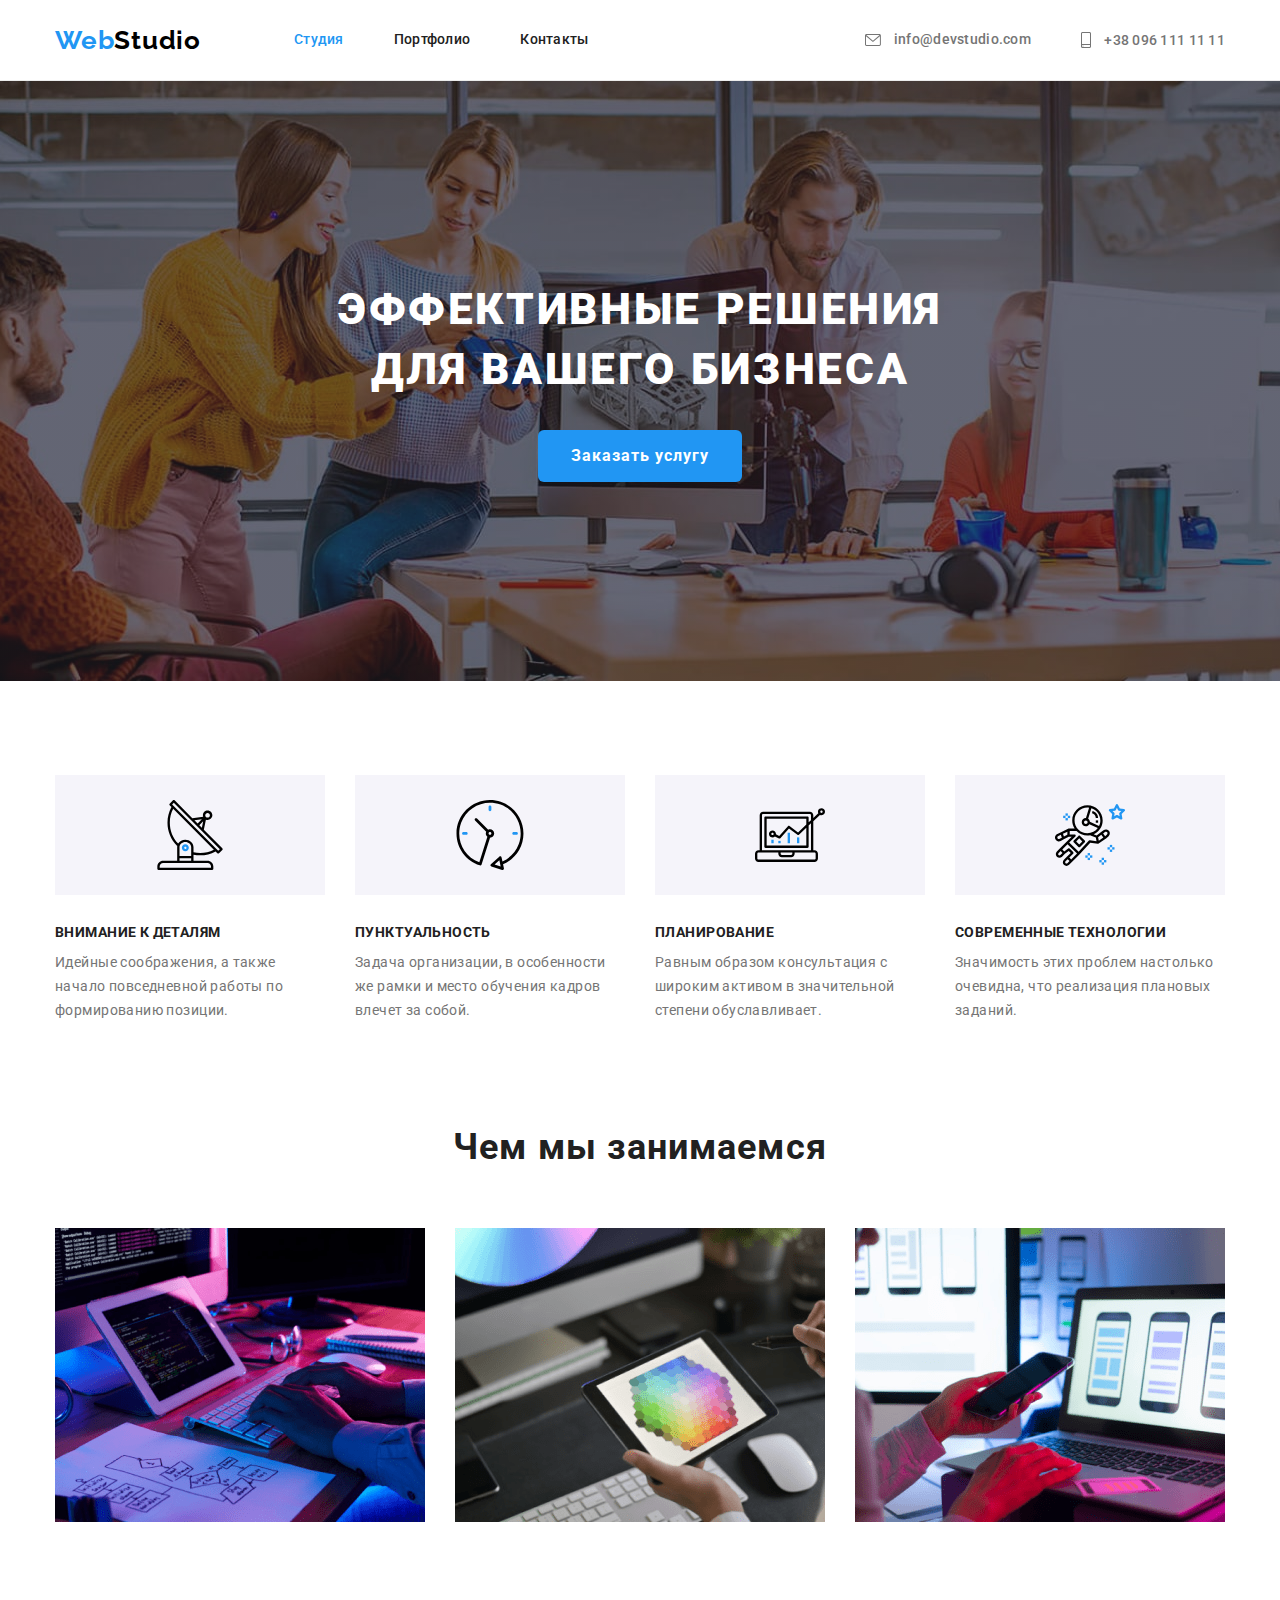
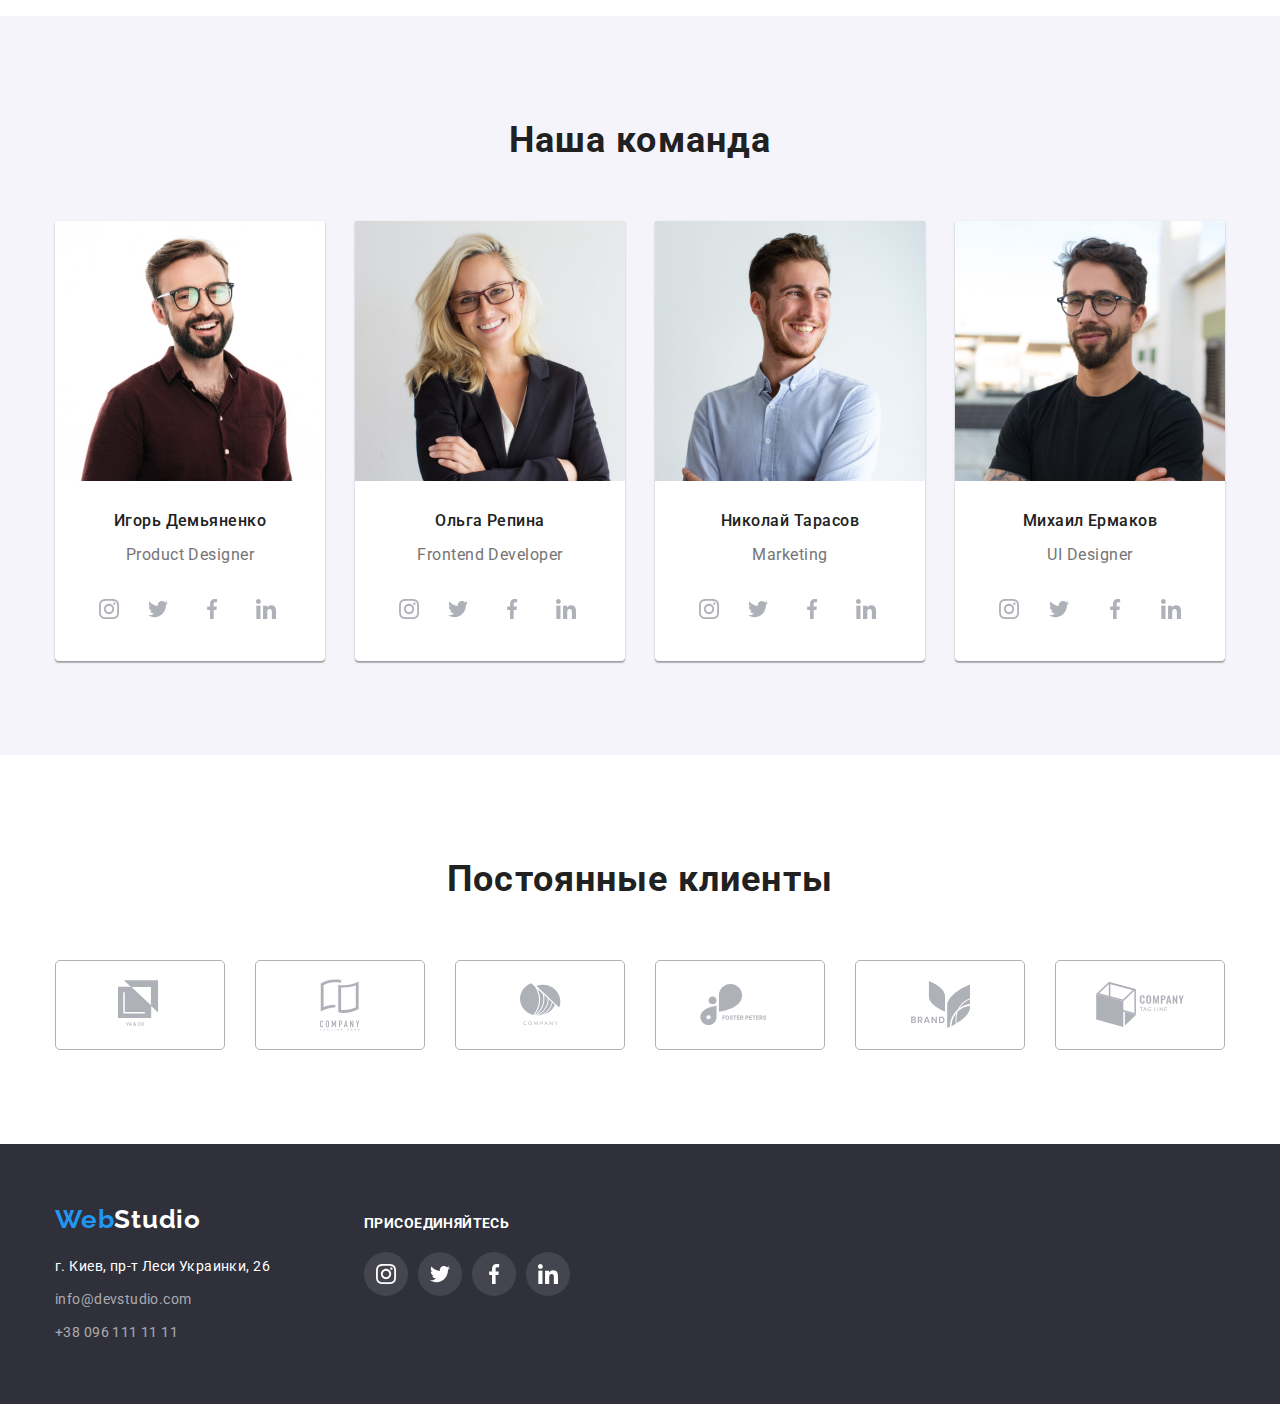
<file: index.html>
<!DOCTYPE html>
<html lang="ru">
  <head>
    <meta charset="UTF-8" />
    <meta name="viewport" content="width=device-width, initial-scale=1.0" />
    <title>WebStudio</title>
    <link rel="preconnect" href="https://fonts.gstatic.com" />
    <link
      href="https://fonts.googleapis.com/css2?family=Raleway:wght@700&display=swap"
      rel="stylesheet"
    />
    <link
      href="https://fonts.googleapis.com/css2?family=Roboto:wght@400;500;700;900&display=swap"
      rel="stylesheet"
    />
    <link
      rel="stylesheet"
      href="https://cdnjs.cloudflare.com/ajax/libs/modern-normalize/1.0.0/modern-normalize.css"
    />
    <link rel="stylesheet" href="./css/styles.css" />
  </head>
  <body>
    <header class="header">
      <div class="container nav-container">
        <nav class="navigation">
          <a class="logotype" href="#"
            ><span class="logotype-accent">Web</span>Studio</a
          >
          <ul class="navigation-list">
            <li class="navigation-list-item">
              <a class="navigation-list-link current" href="#">Студия</a>
            </li>
            <li class="navigation-list-item">
              <a class="navigation-list-link" href="./portfolio.html"
                >Портфолио</a
              >
            </li>
            <li class="navigation-list-item">
              <a class="navigation-list-link" href="#">Контакты</a>
            </li>
          </ul>
        </nav>
        <ul class="contact">
          <li class="contact-item">
            <a class="contact-mail" href="mailto:info@devstudio.com">
              <svg class="contact-mail-icon">
                <use href="./images/sprite.svg#envelope"></use>
              </svg>
              info@devstudio.com
            </a>
          </li>
          <li class="contact-item">
            <a class="contact-phone" href="tel:+380961111111">
              <svg class="contact-phone-icon">
                <use href="./images/sprite.svg#smartphone"></use>
              </svg>
              +38 096 111 11 11
            </a>
          </li>
        </ul>
      </div>
    </header>
    <main>
      <section class="hero-section">
        <div class="container">
          <h1 class="hero-heading">
            Эффективные решения<br />для вашего бизнеса
          </h1>
          <button type="button" class="button hero-button">
            Заказать услугу
          </button>
        </div>
      </section>
      <section class="features section-padding">
        <div class="container">
          <!-- <h2></h2> -->
          <ul class="features-list">
            <li class="features-list-item">
              <div class="features-icon-wrapper">
                <svg class="features-icon-item">
                  <use href="./images/sprite.svg#antenna"></use>
                </svg>
              </div>
              <h3 class="features-title">Внимание к деталям</h3>
              <p class="features-description">
                Идейные соображения, а также начало повседневной работы по
                формированию позиции.
              </p>
            </li>
            <li class="features-list-item">
              <div class="features-icon-wrapper">
                <svg class="features-icon-item">
                  <use href="./images/sprite.svg#clock"></use>
                </svg>
              </div>
              <h3 class="features-title">Пунктуальность</h3>
              <p class="features-description">
                Задача организации, в особенности же рамки и место обучения
                кадров влечет за собой.
              </p>
            </li>
            <li class="features-list-item">
              <div class="features-icon-wrapper">
                <svg class="features-icon-item">
                  <use href="./images/sprite.svg#diagram"></use>
                </svg>
              </div>
              <h3 class="features-title">Планирование</h3>
              <p class="features-description">
                Равным образом консультация с широким активом в значительной
                степени обуславливает.
              </p>
            </li>
            <li class="features-list-item">
              <div class="features-icon-wrapper">
                <svg class="features-icon-item">
                  <use href="./images/sprite.svg#astronaut"></use>
                </svg>
              </div>
              <h3 class="features-title">Современные технологии</h3>
              <p class="features-description">
                Значимость этих проблем настолько очевидна, что реализация
                плановых заданий.
              </p>
            </li>
          </ul>
        </div>
      </section>
      <section class="activity section-padding">
        <div class="container">
          <h2 class="activity-heading">Чем мы занимаемся</h2>
          <ul class="activity-list">
            <li class="activity-list-item">
              <img
                src="./images/our_activity_1.png"
                alt="Фото работающего на ноутбуке человека"
                width="370"
                height="294"
                class="activity-img-item"
              />
            </li>
            <li class="activity-list-item">
              <img
                src="./images/our_activity_2.png"
                alt="Фото человека за телефоном и ноутбуком"
                width="370"
                height="294"
                class="activity-img-item"
              />
            </li>
            <li class="activity-list-item">
              <img
                src="./images/our_activity_3.png"
                alt="Фото человека с планшетом"
                width="370"
                height="294"
                class="activity-img-item"
              />
            </li>
          </ul>
        </div>
      </section>
      <section class="team-members section-padding">
        <div class="container">
          <h2 class="team-members-heading">Наша команда</h2>
          <div class="team-container">
            <div class="team-members-container">
              <img
                src="./images/demyanenko.jpg"
                alt="фото Игоря Демьяненка"
                width="270"
                height="260"
                class="team-members-photo"
              />
              <h3 class="team-members-name">Игорь Демьяненко</h3>
              <p class="team-members-specialty">Product Designer</p>
              <ul class="social-list">
                <li class="social-list-item">
                  <a href="" class="social-list-link link">
                    <svg class="social-list-icon">
                      <use href="./images/sprite.svg#instagram"></use>
                    </svg>
                  </a>
                </li>
                <li class="social-list-item">
                  <a href="" class="social-list-link link">
                    <svg class="social-list-icon">
                      <use href="./images/sprite.svg#twitter"></use>
                    </svg>
                  </a>
                </li>
                <li></li>
                <li class="social-list-item">
                  <a href="" class="social-list-link link">
                    <svg class="social-list-icon">
                      <use href="./images/sprite.svg#facebook"></use>
                    </svg>
                  </a>
                </li>
                <li></li>
                <li class="social-list-item">
                  <a href="" class="social-list-link link">
                    <svg class="social-list-icon">
                      <use href="./images/sprite.svg#linkedin"></use>
                    </svg>
                  </a>
                </li>
                <li></li>
              </ul>
            </div>
            <div class="team-members-container">
              <img
                src="./images/repina.jpg"
                alt="фото Ольги Репиной"
                width="270"
                height="260"
                class="team-members-photo"
              />
              <h3 class="team-members-name">Ольга Репина</h3>
              <p class="team-members-specialty">Frontend Developer</p>
              <ul class="social-list">
                <li class="social-list-item">
                  <a href="" class="social-list-link link">
                    <svg class="social-list-icon">
                      <use href="./images/sprite.svg#instagram"></use>
                    </svg>
                  </a>
                </li>
                <li class="social-list-item">
                  <a href="" class="social-list-link link">
                    <svg class="social-list-icon">
                      <use href="./images/sprite.svg#twitter"></use>
                    </svg>
                  </a>
                </li>
                <li></li>
                <li class="social-list-item">
                  <a href="" class="social-list-link link">
                    <svg class="social-list-icon">
                      <use href="./images/sprite.svg#facebook"></use>
                    </svg>
                  </a>
                </li>
                <li></li>
                <li class="social-list-item">
                  <a href="" class="social-list-link link">
                    <svg class="social-list-icon">
                      <use href="./images/sprite.svg#linkedin"></use>
                    </svg>
                  </a>
                </li>
                <li></li>
              </ul>
            </div>
            <div class="team-members-container">
              <img
                src="./images/tarasov.jpg"
                alt="фото Николая Тарасова"
                width="270"
                height="260"
                class="team-members-photo"
              />
              <h3 class="team-members-name">Николай Тарасов</h3>
              <p class="team-members-specialty">Marketing</p>
              <ul class="social-list">
                <li class="social-list-item">
                  <a href="" class="social-list-link link">
                    <svg class="social-list-icon">
                      <use href="./images/sprite.svg#instagram"></use>
                    </svg>
                  </a>
                </li>
                <li class="social-list-item">
                  <a href="" class="social-list-link link">
                    <svg class="social-list-icon">
                      <use href="./images/sprite.svg#twitter"></use>
                    </svg>
                  </a>
                </li>
                <li></li>
                <li class="social-list-item">
                  <a href="" class="social-list-link link">
                    <svg class="social-list-icon">
                      <use href="./images/sprite.svg#facebook"></use>
                    </svg>
                  </a>
                </li>
                <li></li>
                <li class="social-list-item">
                  <a href="" class="social-list-link link">
                    <svg class="social-list-icon">
                      <use href="./images/sprite.svg#linkedin"></use>
                    </svg>
                  </a>
                </li>
                <li></li>
              </ul>
            </div>
            <div class="team-members-container">
              <img
                src="./images/ermakov.jpg"
                alt="фото Михаила Ермакова"
                width="270"
                height="260"
                class="team-members-photo"
              />
              <h3 class="team-members-name">Михаил Ермаков</h3>
              <p class="team-members-specialty">UI Designer</p>
              <ul class="social-list">
                <li class="social-list-item">
                  <a href="" class="social-list-link link">
                    <svg class="social-list-icon">
                      <use href="./images/sprite.svg#instagram"></use>
                    </svg>
                  </a>
                </li>
                <li class="social-list-item">
                  <a href="" class="social-list-link link">
                    <svg class="social-list-icon">
                      <use href="./images/sprite.svg#twitter"></use>
                    </svg>
                  </a>
                </li>
                <li></li>
                <li class="social-list-item">
                  <a href="" class="social-list-link link">
                    <svg class="social-list-icon">
                      <use href="./images/sprite.svg#facebook"></use>
                    </svg>
                  </a>
                </li>
                <li></li>
                <li class="social-list-item">
                  <a href="" class="social-list-link link">
                    <svg class="social-list-icon">
                      <use href="./images/sprite.svg#linkedin"></use>
                    </svg>
                  </a>
                </li>
              </ul>
            </div>
          </div>
        </div>
      </section>
      <section class="activity section-padding">
        <div class="container">
          <h2 class="activity-heading">Постоянные клиенты</h2>
          <ul class="clients-container">
            <li class="clients-item">
              <a href="" class="clients-item-wrapper">
              <svg class="clients-item-icon" width="44.27" height="49.23">
                <use href="./images/sprite.svg#logo-1"></use>
              </svg>
              </a>
            </li>
            <li class="clients-item">
               <a href="" class="clients-item-wrapper">
              <svg class="clients-item-icon" width="40" height="52">
                <use href="./images/sprite.svg#logo-2"></use>
              </svg>
              </a>
            </li>
            <li class="clients-item">
               <a href="" class="clients-item-wrapper">
              <svg class="clients-item-icon" width="41" height="42.6">
                <use href="./images/sprite.svg#logo-3"></use>
              </svg>
              </a>
            </li>
            <li class="clients-item">
               <a href="" class="clients-item-wrapper">
              <svg class="clients-item-icon" width="79.66" height="42.02">
                <use href="./images/sprite.svg#logo-4"></use>
              </svg>
              </a>
            </li>
            <li class="clients-item">
               <a href="" class="clients-item-wrapper">
              <svg class="clients-item-icon" width="59" height="47">
                <use href="./images/sprite.svg#logo-5"></use>
              </svg>
              </a>
            </li>
            <li class="clients-item">
               <a href="" class="clients-item-wrapper">
              <svg class="clients-item-icon" width="88.48" height="45.44">
                <use href="./images/sprite.svg#logo-6"></use>
              </svg>
              </a>
            </li>
          </ul>
        </div>
      </section>
    </main>
    <footer class="footer">
      <div class="container">
        <div class="footer-left">
          <a class="footer logotype" href="#"
            ><span class="logotype-accent">Web</span>Studio</a
          >
          <address class="contact-info address">
            <ul class="contact-info-list">
              <li class="contact-info-list-item">
                <a
                  href="https://goo.gl/maps/7pMzibJ9MZZqsJZBA"
                  target="_blank"
                  class="contact-location"
                  >г. Киев, пр-т Леси Украинки, 26</a
                >
              </li>
              <li class="contact-info-list-item">
                <a class="contact-mail" href="mailto:info@devstudio.com"
                  >info@devstudio.com</a
                >
              </li>
              <li class="contact-info-list-item">
                <a class="contact-phone" href="tel:+380961111111"
                  >+38 096 111 11 11</a
                >
              </li>
            </ul>
          </address>
        </div>
        <div class="footer-right">
          <h3 class="footer-heading">Присоединяйтесь</h3>
          <ul class="footer-social-list">
            <li class="social-list-item">
              <a href="" class="social-list-link link">
                <svg class="social-list-icon">
                  <use href="./images/sprite.svg#instagram"></use>
                </svg>
              </a>
            </li>
            <li class="social-list-item">
              <a href="" class="social-list-link link">
                <svg class="social-list-icon">
                  <use href="./images/sprite.svg#twitter"></use>
                </svg>
              </a>
            </li>
            <li></li>
            <li class="social-list-item">
              <a href="" class="social-list-link link">
                <svg class="social-list-icon">
                  <use href="./images/sprite.svg#facebook"></use>
                </svg>
              </a>
            </li>
            <li></li>
            <li class="social-list-item">
              <a href="" class="social-list-link link">
                <svg class="social-list-icon">
                  <use href="./images/sprite.svg#linkedin"></use>
                </svg>
              </a>
            </li>
          </ul>
        </div>
      </div>
    </footer>
  </body>
</html>
</file>
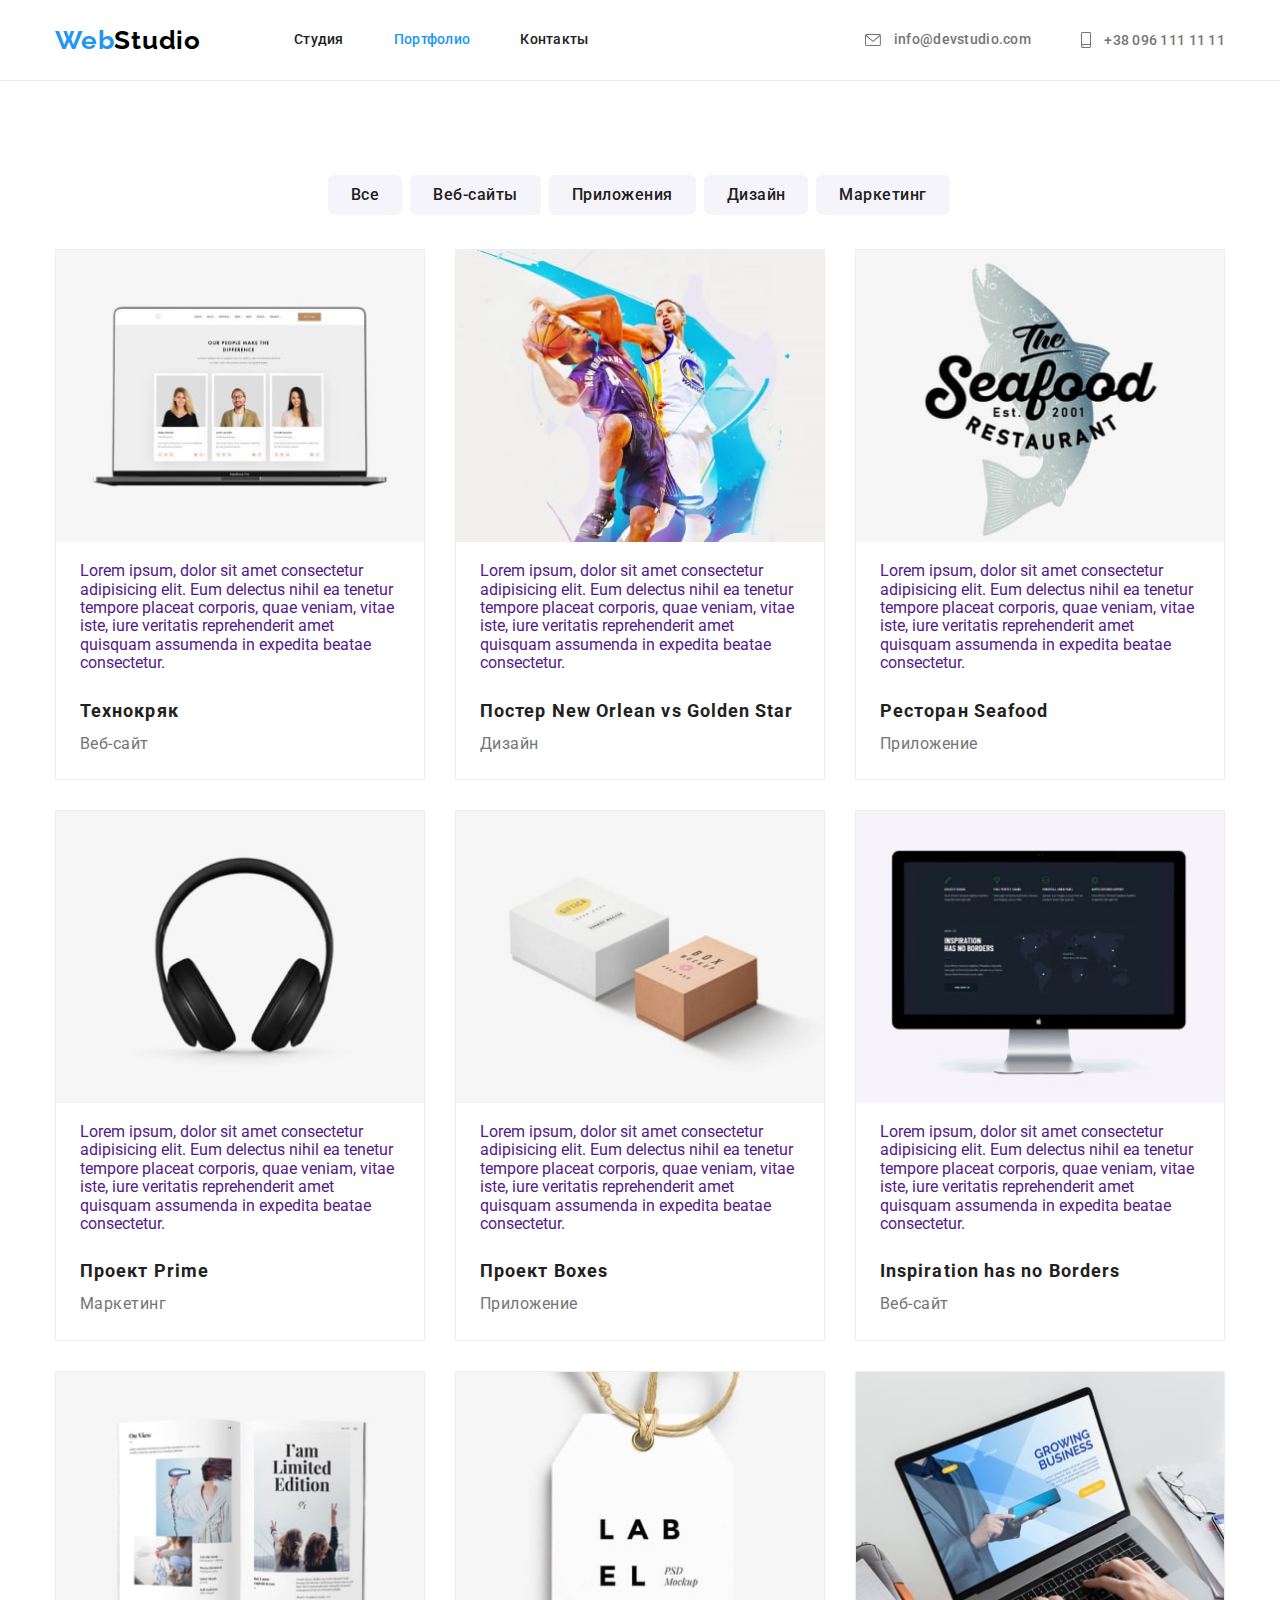
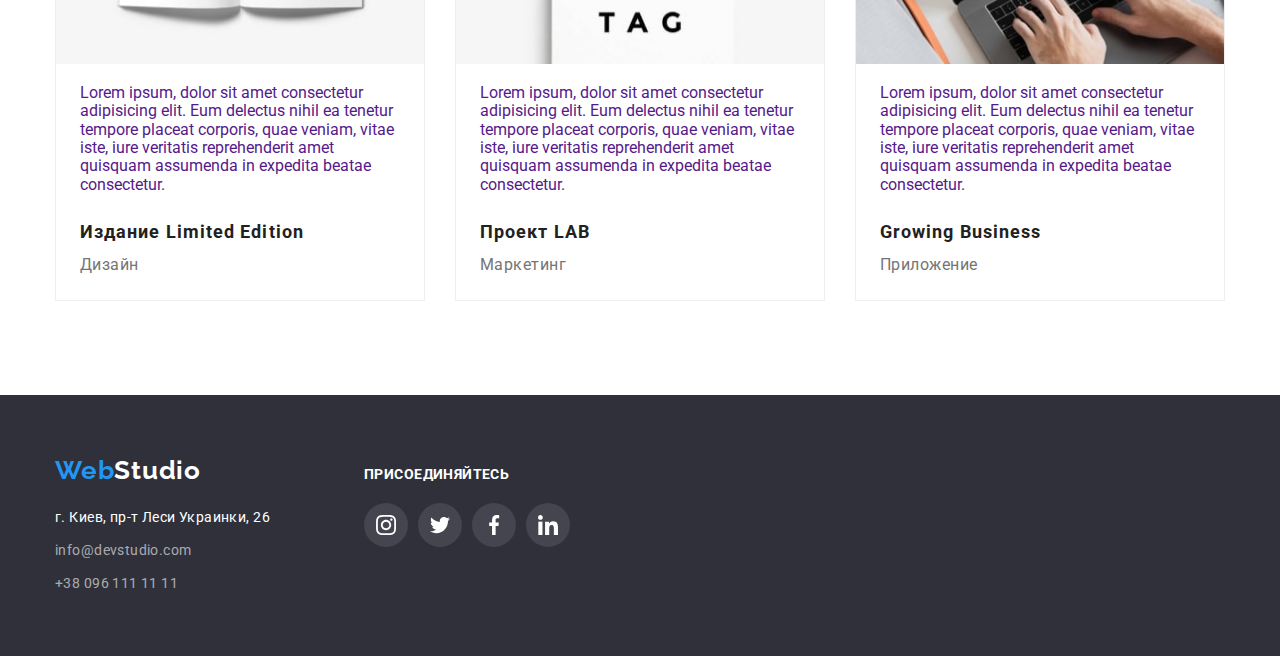
<file: portfolio.html>
<!DOCTYPE html>
<html lang="en">
  <head>
    <meta charset="UTF-8" />
    <meta name="viewport" content="width=device-width, initial-scale=1.0" />
    <title>Портфолио</title>
    <link rel="preconnect" href="https://fonts.gstatic.com" />
    <link
      href="https://fonts.googleapis.com/css2?family=Raleway:wght@700&display=swap"
      rel="stylesheet"
    />
    <link
      href="https://fonts.googleapis.com/css2?family=Roboto:wght@400;500;700;900&display=swap"
      rel="stylesheet"
    />
    <link
      rel="stylesheet"
      href="https://cdnjs.cloudflare.com/ajax/libs/modern-normalize/1.0.0/modern-normalize.css"
    />
    <link rel="stylesheet" href="css/styles.css" />
  </head>
  <body>
    <header class="header">
      <div class="container nav-container">
        <nav class="navigation">
          <a class="logotype" href="./"
            ><span class="logotype-accent">Web</span>Studio</a
          >
          <ul class="navigation-list">
            <li class="navigation-list-item">
              <a class="navigation-list-link" href="./">Студия</a>
            </li>
            <li class="navigation-list-item">
              <a class="navigation-list-link current" href="">Портфолио</a>
            </li>
            <li class="navigation-list-item">
              <a class="navigation-list-link" href="#">Контакты</a>
            </li>
          </ul>
        </nav>
        <ul class="contact">
          <li class="contact-item">
            <a class="contact-mail" href="mailto:info@devstudio.com">
              <svg class="contact-mail-icon">
                <use href="./images/sprite.svg#envelope"></use>
              </svg>
              info@devstudio.com
            </a>
          </li>
          <li class="contact-item">
            <a class="contact-phone" href="tel:+380961111111">
              <svg class="contact-phone-icon">
                <use href="./images/sprite.svg#smartphone"></use>
              </svg>
              +38 096 111 11 11
            </a>
          </li>
        </ul>
      </div>
    </header>
    <main>
      <section class="portfolio-main-section section-padding">
        <div class="container">
          <!-- <h1></h1> -->
          <ul class="portfolio-button-list">
            <li class="button-list-item">
              <button class="portfolio-button" type="button">Все</button>
            </li>
            <li class="button-list-item">
              <button class="portfolio-button" type="button">Веб-сайты</button>
            </li>
            <li class="button-list-item">
              <button class="portfolio-button" type="button">Приложения</button>
            </li>
            <li class="button-list-item">
              <button class="portfolio-button" type="button">Дизайн</button>
            </li>
            <li class="button-list-item">
              <button class="portfolio-button" type="button">Маркетинг</button>
            </li>
          </ul>
          <ul class="project-list">
            <li class="project-list-item">
              <a href="" class="project-list-link">
                <img
                  src="./images/techokryak.jpg"
                  alt="Веб-сайт"
                  class="project-img"
                />
                <div class="project-text">
                  <p>
                    Lorem ipsum, dolor sit amet consectetur adipisicing elit.
                    Eum delectus nihil ea tenetur tempore placeat corporis, quae
                    veniam, vitae iste, iure veritatis reprehenderit amet
                    quisquam assumenda in expedita beatae consectetur.
                  </p>
                  <h2 class="project-title">Технокряк</h2>
                  <p class="project-description">Веб-сайт</p>
                </div>
              </a>
            </li>
            <li class="project-list-item">
              <a href="" class="project-list-link">
                <img
                  src="./images/poster-new-orlean.jpg"
                  alt="Постер New Orlean vs Golden Star"
                  class="project-img"
                />
                <div class="project-text">
                  <p>
                    Lorem ipsum, dolor sit amet consectetur adipisicing elit.
                    Eum delectus nihil ea tenetur tempore placeat corporis, quae
                    veniam, vitae iste, iure veritatis reprehenderit amet
                    quisquam assumenda in expedita beatae consectetur.
                  </p>
                  <h2 class="project-title">
                    Постер New Orlean vs Golden Star
                  </h2>
                  <p class="project-description">Дизайн</p>
                </div>
              </a>
            </li>
            <li class="project-list-item">
              <a href="" class="project-list-link">
                <img
                  src="./images/seafood.jpg"
                  alt="Лого ресторана Seafood"
                  class="project-img"
                />
                <div class="project-text">
                  <p>
                    Lorem ipsum, dolor sit amet consectetur adipisicing elit.
                    Eum delectus nihil ea tenetur tempore placeat corporis, quae
                    veniam, vitae iste, iure veritatis reprehenderit amet
                    quisquam assumenda in expedita beatae consectetur.
                  </p>
                  <h2 class="project-title">Ресторан Seafood</h2>
                  <p class="project-description">Приложение</p>
                </div>
              </a>
            </li>
            <li class="project-list-item">
              <a href="" class="project-list-link">
                <img
                  src="./images/prime.jpg"
                  alt="Наушники"
                  class="project-img"
                />
                <div class="project-text">
                  <p>
                    Lorem ipsum, dolor sit amet consectetur adipisicing elit.
                    Eum delectus nihil ea tenetur tempore placeat corporis, quae
                    veniam, vitae iste, iure veritatis reprehenderit amet
                    quisquam assumenda in expedita beatae consectetur.
                  </p>
                  <h2 class="project-title">Проект Prime</h2>
                  <p class="project-description">Маркетинг</p>
                </div>
              </a>
            </li>
            <li class="project-list-item">
              <a href="" class="project-list-link">
                <img
                  src="./images/boxes.jpg"
                  alt="Две коробки"
                  class="project-img"
                />
                <div class="project-text">
                  <p>
                    Lorem ipsum, dolor sit amet consectetur adipisicing elit.
                    Eum delectus nihil ea tenetur tempore placeat corporis, quae
                    veniam, vitae iste, iure veritatis reprehenderit amet
                    quisquam assumenda in expedita beatae consectetur.
                  </p>
                  <h2 class="project-title">Проект Boxes</h2>
                  <p class="project-description">Приложение</p>
                </div>
              </a>
            </li>
            <li class="project-list-item">
              <a href="" class="project-list-link">
                <img
                  src="./images/inspiration.jpg"
                  alt="Экран монитора"
                  class="project-img"
                />
                <div class="project-text">
                  <p>
                    Lorem ipsum, dolor sit amet consectetur adipisicing elit.
                    Eum delectus nihil ea tenetur tempore placeat corporis, quae
                    veniam, vitae iste, iure veritatis reprehenderit amet
                    quisquam assumenda in expedita beatae consectetur.
                  </p>
                  <h2 class="project-title">Inspiration has no Borders</h2>
                  <p class="project-description">Веб-сайт</p>
                </div>
              </a>
            </li>
            <li class="project-list-item">
              <a href="" class="project-list-link">
                <img
                  src="./images/limited-edition.jpg"
                  alt="Журнал"
                  class="project-img"
                />
                <div class="project-text">
                  <p>
                    Lorem ipsum, dolor sit amet consectetur adipisicing elit.
                    Eum delectus nihil ea tenetur tempore placeat corporis, quae
                    veniam, vitae iste, iure veritatis reprehenderit amet
                    quisquam assumenda in expedita beatae consectetur.
                  </p>
                  <h2 class="project-title">Издание Limited Edition</h2>
                  <p class="project-description">Дизайн</p>
                </div>
              </a>
            </li>
            <li class="project-list-item">
              <a href="" class="project-list-link">
                <img
                  src="./images/lab.jpg"
                  alt="Этикетка"
                  class="project-img"
                />
                <div class="project-text">
                  <p>
                    Lorem ipsum, dolor sit amet consectetur adipisicing elit.
                    Eum delectus nihil ea tenetur tempore placeat corporis, quae
                    veniam, vitae iste, iure veritatis reprehenderit amet
                    quisquam assumenda in expedita beatae consectetur.
                  </p>
                  <h2 class="project-title">Проект LAB</h2>
                  <p class="project-description">Маркетинг</p>
                </div>
              </a>
            </li>
            <li class="project-list-item">
              <a href="" class="project-list-link">
                <img
                  src="./images/growing-business.jpg"
                  alt="Человек, печатающий на ноутбуке"
                  class="project-img"
                />
                <div class="project-text">
                  <p>
                    Lorem ipsum, dolor sit amet consectetur adipisicing elit.
                    Eum delectus nihil ea tenetur tempore placeat corporis, quae
                    veniam, vitae iste, iure veritatis reprehenderit amet
                    quisquam assumenda in expedita beatae consectetur.
                  </p>
                  <h2 class="project-title">Growing Business</h2>
                  <p class="project-description">Приложение</p>
                </div>
              </a>
            </li>
          </ul>
        </div>
      </section>
    </main>
    <footer class="footer">
      <div class="container">
        <div class="footer-left">
          <a class="footer logotype" href="#"
            ><span class="logotype-accent">Web</span>Studio</a
          >
          <address class="contact-info address">
            <ul class="contact-info-list">
              <li class="contact-info-list-item">
                <a
                  href="https://goo.gl/maps/7pMzibJ9MZZqsJZBA"
                  target="_blank"
                  class="contact-location"
                  >г. Киев, пр-т Леси Украинки, 26</a
                >
              </li>
              <li class="contact-info-list-item">
                <a class="contact-mail" href="mailto:info@devstudio.com"
                  >info@devstudio.com</a
                >
              </li>
              <li class="contact-info-list-item">
                <a class="contact-phone" href="tel:+380961111111"
                  >+38 096 111 11 11</a
                >
              </li>
            </ul>
          </address>
        </div>
        <div class="footer-right">
          <h3 class="footer-heading">Присоединяйтесь</h3>
          <ul class="footer-social-list">
            <li class="social-list-item">
              <a href="" class="social-list-link link">
                <svg class="social-list-icon">
                  <use href="./images/sprite.svg#instagram"></use>
                </svg>
              </a>
            </li>
            <li class="social-list-item">
              <a href="" class="social-list-link link">
                <svg class="social-list-icon">
                  <use href="./images/sprite.svg#twitter"></use>
                </svg>
              </a>
            </li>
            <li></li>
            <li class="social-list-item">
              <a href="" class="social-list-link link">
                <svg class="social-list-icon">
                  <use href="./images/sprite.svg#facebook"></use>
                </svg>
              </a>
            </li>
            <li></li>
            <li class="social-list-item">
              <a href="" class="social-list-link link">
                <svg class="social-list-icon">
                  <use href="./images/sprite.svg#linkedin"></use>
                </svg>
              </a>
            </li>
          </ul>
        </div>
      </div>
    </footer>
  </body>
</html>
</file>
<file: css/styles.css>
:root {
  --heading: #212121;
  --main-text: #757575;
  --accent-color: #2196f3;
  --logotype: #000000;
  --main-bg: #2f303a;
  --secondary-bg: #f5f4fa;
  --secondary-accent: #ffffff;
  --hero-button-hover: #188ce8;
  --icon: #afb1b8;
  --main-weight: 400;
  --heading-weight: 700;
}

body {
  font-family: "Roboto", sans-serif;
}

h1,
h2,
h3,
h4,
h5,
h6,
p {
  margin: 0;
}

ul {
  list-style: none;
  margin: 0;
  padding: 0;
}

a {
  text-decoration: none;
}

img {
  display: block;
  width: 100%;
}

/* HEADER */

header {
  border-bottom: 1px solid #ececec;
}

.container {
  margin-left: auto;
  margin-right: auto;
  width: 1200px;
  padding-left: 15px;
  padding-right: 15px;
}

.section-padding:not(:nth-child(3)) {
  padding-top: 94px;
  padding-bottom: 94px;
}

.section-padding:nth-child(3) {
  padding-bottom: 94px;
}

.nav-container {
  display: flex;
  align-items: center;
  justify-content: space-between;
}

.navigation {
  display: flex;
  align-items: center;
}

.logotype {
  font-family: "Raleway", sans-serif;
  font-weight: var(--heading-weight);
  font-size: 26px;
  line-height: 1.19;
  letter-spacing: 0.03em;
  margin-right: 93px;
  color: var(--logotype);
}

.logotype-accent,
.navigation-list-link:hover,
.navigation-list-link:focus,
.contact a:hover,
.contact a:focus,
.navigation-list-link.current {
  color: var(--accent-color);
}

.navigation-list,
.contact {
  font-weight: 500;
  font-size: 14px;
  line-height: 1.14;
  letter-spacing: 0.02em;

  display: flex;
  align-items: center;
}

.navigation-list-item {
  padding-top: 32px;
  padding-bottom: 32px;
}

.navigation-list-item:not(:last-child) {
  margin-right: 50px;
}

.navigation-list-link {
  color: var(--heading);
}

.contact {
  margin-left: auto;
}

.contact-item:not(:last-child) {
  margin-right: 50px;
}
.contact a {
  color: var(--main-text);
}

.contact-phone-icon {
  width: 10px;
  height: 16px;
  vertical-align: text-top;
  fill: var(--main-text);
  margin-right: 10px;
}

.contact-mail-icon {
  width: 16px;
  height: 12px;
  vertical-align: middle;
  fill: var(--main-text);
  margin-right: 10px;
}

.contact-phone:hover .contact-phone-icon,
.contact-phone:focus .contact-phone-icon,
.contact-mail:hover .contact-mail-icon,
.contact-mail:focus .contact-mail-icon {
  fill: var(--accent-color);
}

/* END HEADER */

/* HERO SECTION */

.hero-section {
  max-width: 1600px;
  height: 600px;
  margin: 0 auto;
  display: flex;
  align-items: center;
  text-align: center;
  /* background-color: var(--hero-color); */
  background-image: linear-gradient(
      to right,
      rgba(47, 48, 58, 0.4),
      rgba(47, 48, 58, 0.4)
    ),
    url(../images/hero.jpg);
  background-repeat: no-repeat;
  background-size: cover;
  background-position: center;
}

.hero-heading {
  font-weight: 900;
  font-size: 44px;
  line-height: 1.36;
  text-align: center;
  letter-spacing: 0.06em;
  text-transform: uppercase;
  margin-bottom: 30px;

  color: var(--secondary-accent);
}

button:hover,
button:focus {
  cursor: pointer;
}

.hero-button {
  font-family: inherit;
  font-weight: var(--heading-weight);
  font-size: 16px;
  line-height: 1.87;
  align-items: center;
  text-align: center;
  letter-spacing: 0.06em;

  display: inline-block;
  border: 1px solid transparent;
  border-radius: 6px;
  padding: 10px 32px;
  min-width: 136px;

  color: var(--secondary-accent);
  background-color: var(--accent-color);
}

.hero-button:hover,
.hero-button:focus {
  background-color: var(--hero-button-hover);
}

/* END HERO SECTION */

/* FEATURES SECTION */

.features-list {
  display: flex;
}

.features-list-item:not(:last-child),
.activity-list-item:not(:last-child) {
  margin-right: 30px;
}

.features-title {
  font-weight: var(--heading-weight);
  font-size: 14px;
  line-height: 1.14;
  letter-spacing: 0.03em;
  text-transform: uppercase;
  margin-bottom: 10px;

  color: var(--heading);
}

.features-description {
  font-weight: var(--main-weight);
  font-size: 14px;
  line-height: 1.71;
  letter-spacing: 0.03em;

  color: var(--main-text);
}

.features-icon-wrapper {
  width: 270px;
  height: 120px;
  display: flex;
  justify-content: center;
  align-items: center;
  background-color: var(--secondary-bg);
  margin-bottom: 30px;
}

.features-icon-item {
  width: 70px;
  height: 70px;
}

/* END FEATURES SECTION */

.activity-list {
  display: flex;
}

.team-container {
  display: flex;
}

.activity-heading,
.team-members-heading {
  font-weight: var(--heading-weight);
  font-size: 36px;
  line-height: 1.7;
  text-align: center;
  letter-spacing: 0.03em;
  margin-bottom: 50px;

  color: var(--heading);
}

.team-members {
  background-color: var(--secondary-bg);
}


.team-members-container {
  background-color: var(--secondary-accent);
  box-shadow: 0px 1px 3px rgba(0, 0, 0, 0.12), 0px 1px 1px rgba(0, 0, 0, 0.14),
    0px 2px 1px rgba(0, 0, 0, 0.2);
  border-radius: 0px 0px 4px 4px;
}

.team-members-container:not(:last-child) {
  margin-right: 30px;
}

.team-members-container:hover,
.team-members-container:focus-within {
  box-shadow: 0px 1px 1px rgba(0, 0, 0, 0.12), 0px 4px 4px rgba(0, 0, 0, 0.06),
    1px 4px 6px rgba(0, 0, 0, 0.16);
}

.team-members-name {
  font-weight: 500;
  font-size: 16px;
  line-height: 1.19;
  text-align: center;
  letter-spacing: 0.03em;
  margin-top: 30px;

  color: var(--heading);
}

.team-members-specialty {
  font-weight: var(--main-weight);
  font-size: 16px;
  line-height: 1.9;
  text-align: center;
  letter-spacing: 0.03em;
  margin-top: 10px;
  margin-bottom: 16px;

  color: var(--main-text);
}

.social-list {
  display: flex;
  justify-content: space-between;
  margin: 0 32px 30px;
}

.social-list-link {
  display: flex;
  justify-content: center;
  align-items: center;
  width: 44px;
  height: 44px;
  background-color: var(--secondary-accent);
  border-radius: 50%;
}

.social-list-link:hover,
.social-list-link:focus {
  background-color: var(--accent-color);
}

.social-list-icon {
  width: 20px;
  height: 20px;
  fill: var(--icon);
}

.social-list-link:hover .social-list-icon,
.social-list-link:focus .social-list-icon {
  fill: var(--secondary-accent);
}

.clients-container {
  display: flex;
  justify-content: space-between;
}

.clients-item-wrapper {
  width: 170px;
  height: 90px;
  display: flex;
  justify-content: center;
  align-items: center;
  border: 1px solid var(--icon);
  border-radius: 5px;
}

.clients-item-wrapper:hover,
.clients-item-wrapper:focus {
  border: 1px solid var(--accent-color);
  cursor: pointer;
}

.clients-item-wrapper:hover .clients-item-icon,
.clients-item-wrapper:focus .clients-item-icon {
  fill: var(--accent-color);
}

.clients-item-icon {
  fill: var(--icon);
}

/* FOOTER */

.footer {
  background-color: var(--main-bg);
  padding-top: 60px;
  padding-bottom: 60px;
}

.address {
  font-style: normal;
}

.footer .container {
  display: flex;
  align-items: baseline;
}

.footer-right {
  margin-left: 70px;
}

.footer-heading {
  text-transform: uppercase;
  color: var(--secondary-accent);
  font-size: 14px;
  font-weight: var(--heading-weight);
  line-height: 1.14;
  letter-spacing: 0.03em;
}

.footer.logotype,
.contact-location {
  color: var(--secondary-accent);
}

.contact-info-list-item:first-child {
  margin-top: 20px;
}

.contact-info-list-item:not(:last-child) {
  margin-bottom: 9px;
}

.contact-info-list-item {
  font-weight: var(--main-weight);
  font-size: 14px;
  line-height: 1.71;
  letter-spacing: 0.03em;
}

.footer .contact-mail,
.footer .contact-phone {
  color: rgba(255, 255, 255, 0.6);
}

.footer-social-list {
  display: flex;
  margin-top: 20px;
}

.footer-social-list .social-list-item:not(:last-child) {
  margin-right: 10px;
}

.footer-social-list .social-list-link {
  background-color: rgb(255, 255, 255, 10%);
}

.footer-social-list .social-list-icon {
  fill: var(--secondary-accent);
}

.footer-social-list .social-list-link:hover,
.footer-social-list .social-list-link:focus {
  background-color: var(--accent-color);
}
/* END FOOTER */

/* PORTFOLIO  */

.portfolio-button-list {
  display: flex;
  width: 624px;
  margin-left: auto;
  margin-right: auto;
  margin-bottom: 34px;
}

.button-list-item:not(:last-child) {
  margin-right: 8px;
}

.portfolio-button {
  font-family: inherit;
  font-weight: 500;
  font-size: 16px;
  line-height: 1.62;
  text-align: center;
  letter-spacing: 0.03em;

  display: inline-block;
  border: 1px solid transparent;
  border-radius: 6px;
  padding: 6px 22px;

  color: var(--heading);
  background-color: var(--secondary-bg);
  cursor: pointer;
}

.portfolio-button:hover,
.portfolio-button:focus {
  background-color: var(--accent-color);
  color: var(--secondary-accent);
}

.project-list {
  display: flex;
  flex-wrap: wrap;
  justify-content: space-between;
  margin: -15px;
}

.project-list-item {
  width: 370px;
  margin: 15px;

  border: 1px solid #eeeeee;
}

a.project-list-link {
  display: inline-block;
}

.project-list-item:hover,
.project-list-item:focus-within {
  box-shadow: 0px 1px 1px rgba(0, 0, 0, 0.12), 0px 4px 4px rgba(0, 0, 0, 0.06),
    1px 4px 6px rgba(0, 0, 0, 0.16);
}

.project-text {
  padding-left: 24px;
  padding-right: 24px;
  padding-top: 20px;
  padding-bottom: 20px;
}

.project-title {
  font-weight: var(--heading-weight);
  font-size: 18px;
  line-height: 2;
  letter-spacing: 0.06em;

  padding-top: 20px;
  color: var(--heading);
}

.project-description {
  font-weight: var(--main-weight);
  font-size: 16px;
  line-height: 1.88;
  letter-spacing: 0.03em;

  color: var(--main-text);
}
/* END PORTFOLIO  */
</file>
